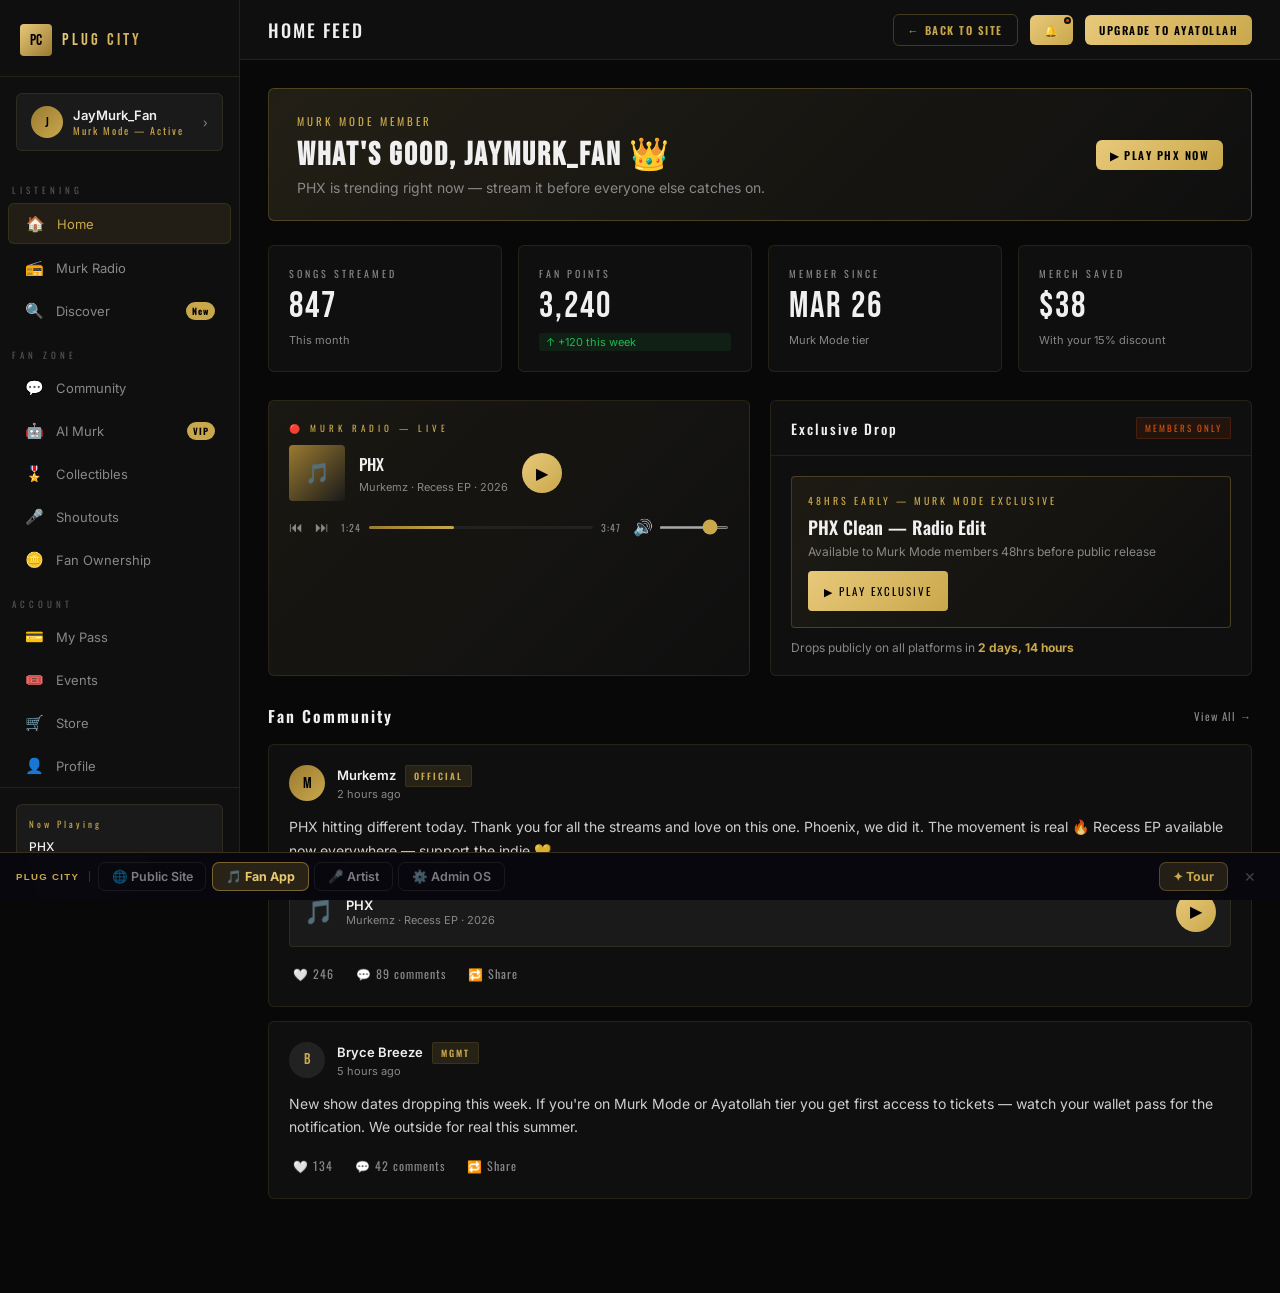
<file: app.html>
<!DOCTYPE html>
<html lang="en">
<head>
<meta charset="UTF-8"/>
<meta name="viewport" content="width=device-width,initial-scale=1.0"/>
<title>Plug City — Fan Dashboard</title>
<link rel="preconnect" href="https://fonts.googleapis.com"/>
<link rel="preconnect" href="https://fonts.gstatic.com" crossorigin/>
<link href="https://fonts.googleapis.com/css2?family=Bebas+Neue&family=Inter:wght@300;400;500;600;700&family=Oswald:wght@300;400;500;600;700&display=swap" rel="stylesheet"/>
<style>
*,*::before,*::after{box-sizing:border-box;margin:0;padding:0}
:root{
  --gold:#C9A84C;--gold-l:#E8C97A;--gold-d:#9A7A30;
  --bg:#080808;--bg2:#0f0f0f;--bg3:#1a1a1a;--bg4:#222;--bg5:#2a2a2a;
  --text:#F0F0F0;--muted:#888;--muted2:#555;
  --border:rgba(201,168,76,.12);--border2:rgba(201,168,76,.28);
  --radius:6px;--sidebar:240px;
  --green:#1db954;--blue:#3a86ff;--orange:#D4500A;
}
html{scroll-behavior:smooth}
body{background:var(--bg);color:var(--text);font-family:'Inter',sans-serif;overflow-x:hidden;display:flex;min-height:100vh}
::-webkit-scrollbar{width:3px}::-webkit-scrollbar-track{background:var(--bg)}::-webkit-scrollbar-thumb{background:var(--gold-d);border-radius:2px}

/* ── SIDEBAR ── */
.sidebar{width:var(--sidebar);flex-shrink:0;background:var(--bg2);border-right:1px solid var(--border);height:100vh;position:sticky;top:0;display:flex;flex-direction:column;overflow-y:auto}
.sidebar-logo{padding:24px 20px 20px;border-bottom:1px solid var(--border)}
.logo-mark{display:flex;align-items:center;gap:10px;text-decoration:none}
.logo-icon{width:32px;height:32px;background:linear-gradient(135deg,var(--gold-l),var(--gold-d));border-radius:4px;display:flex;align-items:center;justify-content:center;font-family:'Bebas Neue',sans-serif;font-size:16px;color:#000}
.logo-text{font-family:'Bebas Neue',sans-serif;font-size:17px;letter-spacing:3px;background:linear-gradient(135deg,var(--gold-l),var(--gold));-webkit-background-clip:text;-webkit-text-fill-color:transparent}
.user-chip{margin:16px;padding:12px 14px;background:var(--bg3);border:1px solid var(--border);border-radius:var(--radius);display:flex;align-items:center;gap:10px;cursor:pointer;transition:border-color .2s}
.user-chip:hover{border-color:var(--border2)}
.user-avatar{width:32px;height:32px;border-radius:50%;background:linear-gradient(135deg,var(--gold-d),var(--gold));display:flex;align-items:center;justify-content:center;font-family:'Bebas Neue',sans-serif;font-size:14px;color:#000;flex-shrink:0}
.user-info{flex:1;min-width:0}
.user-name{font-size:13px;font-weight:600;white-space:nowrap;overflow:hidden;text-overflow:ellipsis}
.user-tier{font-size:10px;letter-spacing:2px;color:var(--gold);font-family:'Oswald',sans-serif}
.nav-section{padding:16px 12px 4px;font-size:9px;letter-spacing:4px;color:var(--muted2);font-family:'Oswald',sans-serif;text-transform:uppercase}
.nav-item{display:flex;align-items:center;gap:12px;padding:10px 16px;margin:2px 8px;border-radius:var(--radius);cursor:pointer;text-decoration:none;color:var(--muted);transition:all .2s;font-size:13px}
.nav-item:hover{background:var(--bg3);color:var(--text)}
.nav-item.active{background:rgba(201,168,76,.1);color:var(--gold);border:1px solid var(--border)}
.nav-icon{font-size:15px;width:20px;text-align:center;flex-shrink:0}
.nav-badge{margin-left:auto;background:var(--gold);color:#000;font-family:'Oswald',sans-serif;font-size:9px;font-weight:700;letter-spacing:1px;padding:2px 6px;border-radius:10px}
.sidebar-bottom{margin-top:auto;padding:16px;border-top:1px solid var(--border)}
.sidebar-player{background:var(--bg3);border:1px solid var(--border);border-radius:var(--radius);padding:12px}
.sp-label{font-size:9px;letter-spacing:3px;color:var(--gold);font-family:'Oswald',sans-serif;margin-bottom:8px}
.sp-track{font-size:12px;font-weight:500;margin-bottom:2px}
.sp-artist{font-size:11px;color:var(--muted)}
.sp-controls{display:flex;align-items:center;gap:8px;margin-top:10px}
.sp-btn{background:none;border:none;color:var(--muted);cursor:pointer;font-size:12px;transition:color .2s}
.sp-btn:hover{color:var(--gold)}
.sp-play{width:28px;height:28px;background:var(--gold);border:none;border-radius:50%;cursor:pointer;display:flex;align-items:center;justify-content:center;color:#000;font-size:11px;transition:opacity .2s}
.sp-play:hover{opacity:.85}
.sp-prog{flex:1;height:3px;background:var(--bg4);border-radius:2px;cursor:pointer}
.sp-prog-fill{height:100%;background:var(--gold);border-radius:2px;width:32%}
.wave-wrap{display:flex;align-items:center;gap:2px;height:14px}
.wb{width:2px;background:var(--gold);border-radius:1px;animation:wb-anim 1s ease-in-out infinite}
@keyframes wb-anim{0%,100%{height:3px}50%{height:12px}}

/* ── MAIN ── */
.main{flex:1;display:flex;flex-direction:column;min-height:100vh;overflow-x:hidden}
.topbar{height:60px;background:var(--bg2);border-bottom:1px solid var(--border);display:flex;align-items:center;justify-content:space-between;padding:0 28px;position:sticky;top:0;z-index:50}
.topbar-title{font-family:'Oswald',sans-serif;font-size:18px;font-weight:500;letter-spacing:2px}
.topbar-right{display:flex;gap:12px;align-items:center}
.topbar-btn{display:inline-flex;align-items:center;gap:6px;padding:7px 14px;border-radius:var(--radius);font-family:'Oswald',sans-serif;font-size:11px;letter-spacing:1.5px;font-weight:600;text-transform:uppercase;cursor:pointer;border:none;transition:all .2s;text-decoration:none}
.tb-gold{background:linear-gradient(135deg,var(--gold-l),var(--gold));color:#000}
.tb-gold:hover{opacity:.88}
.tb-out{background:transparent;border:1px solid var(--border2);color:var(--gold)}
.tb-out:hover{background:rgba(201,168,76,.08)}
.notif{position:relative}
.notif-dot{position:absolute;top:2px;right:2px;width:7px;height:7px;background:var(--orange);border-radius:50%;border:2px solid var(--bg2)}
.content{padding:28px;flex:1}

/* ── CARDS ── */
.card{background:var(--bg2);border:1px solid var(--border);border-radius:var(--radius);overflow:hidden}
.card-head{padding:16px 20px;border-bottom:1px solid var(--border);display:flex;align-items:center;justify-content:space-between}
.card-head h3{font-family:'Oswald',sans-serif;font-size:14px;letter-spacing:2px;font-weight:500}
.card-body{padding:20px}

/* ── GRID LAYOUTS ── */
.grid2{display:grid;grid-template-columns:1fr 1fr;gap:20px}
.grid3{display:grid;grid-template-columns:1fr 1fr 1fr;gap:20px}
.grid4{display:grid;grid-template-columns:repeat(4,1fr);gap:16px}

/* ── STAT CARDS ── */
.stat-card{background:var(--bg2);border:1px solid var(--border);border-radius:var(--radius);padding:20px;display:flex;flex-direction:column;gap:8px}
.sc-label{font-size:10px;letter-spacing:3px;color:var(--muted);font-family:'Oswald',sans-serif;text-transform:uppercase}
.sc-val{font-family:'Bebas Neue',sans-serif;font-size:36px;color:var(--text);letter-spacing:2px;line-height:1}
.sc-sub{font-size:11px;color:var(--muted)}
.sc-trend{display:inline-flex;align-items:center;gap:4px;font-size:11px;padding:2px 7px;border-radius:3px}
.sc-trend.up{color:var(--green);background:rgba(29,185,84,.1)}
.sc-trend.down{color:#e74c3c;background:rgba(231,76,60,.1)}

/* ── TABS ── */
.tabs{display:flex;gap:4px;margin-bottom:20px;background:var(--bg2);border:1px solid var(--border);border-radius:var(--radius);padding:4px}
.tab{flex:1;text-align:center;padding:8px;font-family:'Oswald',sans-serif;font-size:11px;letter-spacing:2px;color:var(--muted);cursor:pointer;border-radius:4px;transition:all .2s;border:none;background:none;text-transform:uppercase}
.tab.active{background:rgba(201,168,76,.12);color:var(--gold);border:1px solid var(--border)}

/* ── PASS CARD ── */
.fan-pass{background:linear-gradient(135deg,var(--bg3),var(--bg4));border:1px solid var(--border2);border-radius:10px;padding:24px;position:relative;overflow:hidden}
.fan-pass::before{content:'';position:absolute;top:-40px;right:-40px;width:180px;height:180px;border-radius:50%;background:radial-gradient(circle,rgba(201,168,76,.15),transparent 70%)}
.fan-pass-tier{font-family:'Bebas Neue',sans-serif;font-size:11px;letter-spacing:6px;color:var(--gold);margin-bottom:4px}
.fan-pass-name{font-family:'Bebas Neue',sans-serif;font-size:28px;letter-spacing:3px;margin-bottom:2px}
.fan-pass-id{font-size:11px;color:var(--muted);font-family:'Oswald',sans-serif;letter-spacing:2px;margin-bottom:16px}
.fan-pass-meta{display:flex;gap:20px}
.fan-pass-meta-item{display:flex;flex-direction:column;gap:2px}
.fan-pass-meta-item span:first-child{font-size:9px;letter-spacing:3px;color:var(--muted);font-family:'Oswald',sans-serif}
.fan-pass-meta-item span:last-child{font-family:'Oswald',sans-serif;font-size:14px}
.wallet-btn{display:inline-flex;align-items:center;gap:6px;margin-top:16px;padding:8px 14px;background:rgba(0,0,0,.5);border:1px solid rgba(255,255,255,.15);border-radius:6px;font-size:12px;cursor:pointer;transition:all .2s;font-family:'Oswald',sans-serif;letter-spacing:1px;color:var(--text)}
.wallet-btn:hover{border-color:var(--gold);color:var(--gold)}

/* ── RADIO ── */
.radio-card{background:linear-gradient(135deg,rgba(201,168,76,.06),transparent),var(--bg2);border:1px solid var(--border);border-radius:var(--radius);padding:20px;position:relative;overflow:hidden}
.now-playing-tag{font-size:9px;letter-spacing:4px;color:var(--gold);font-family:'Oswald',sans-serif;margin-bottom:10px}
.np-art{width:56px;height:56px;border-radius:4px;background:linear-gradient(135deg,var(--bg3),var(--bg4));flex-shrink:0;display:flex;align-items:center;justify-content:center;font-size:20px}
.np-info h4{font-family:'Oswald',sans-serif;font-size:16px;font-weight:500;margin-bottom:4px}
.np-info p{font-size:11px;color:var(--muted)}
.radio-controls{display:flex;align-items:center;gap:12px;margin-top:16px}
.rc-btn{background:none;border:none;color:var(--muted);cursor:pointer;font-size:14px;transition:color .2s}
.rc-btn:hover{color:var(--gold)}
.rc-play{width:40px;height:40px;border-radius:50%;background:linear-gradient(135deg,var(--gold-l),var(--gold));border:none;cursor:pointer;display:flex;align-items:center;justify-content:center;color:#000;font-size:16px;transition:opacity .2s}
.rc-play:hover{opacity:.85}
.radio-progress{flex:1;display:flex;align-items:center;gap:8px}
.rp-track{flex:1;height:3px;background:var(--bg4);border-radius:2px;cursor:pointer}
.rp-fill{height:100%;background:linear-gradient(90deg,var(--gold-d),var(--gold));border-radius:2px;width:38%}
.rp-time{font-size:10px;color:var(--muted);font-family:'Oswald',sans-serif;letter-spacing:1px}
.vol-wrap{display:flex;align-items:center;gap:6px}
.vol-wrap input[type=range]{width:70px;accent-color:var(--gold);height:3px}
.queue-list{margin-top:16px;display:flex;flex-direction:column;gap:1px}
.queue-item{display:flex;align-items:center;gap:10px;padding:8px 10px;border-radius:4px;cursor:pointer;transition:background .2s}
.queue-item:hover{background:var(--bg3)}
.queue-item.active{background:rgba(201,168,76,.08)}
.qi-num{font-size:11px;color:var(--muted);width:16px;text-align:center;font-family:'Oswald',sans-serif}
.qi-num.active{color:var(--gold)}
.qi-img{width:36px;height:36px;border-radius:3px;object-fit:cover;background:var(--bg4);flex-shrink:0}
.qi-info{flex:1;min-width:0}
.qi-info h5{font-size:13px;font-weight:500;white-space:nowrap;overflow:hidden;text-overflow:ellipsis}
.qi-info p{font-size:11px;color:var(--muted)}
.qi-dur{font-size:11px;color:var(--muted);font-family:'Oswald',sans-serif}
.qi-heart{background:none;border:none;font-size:12px;color:var(--muted);cursor:pointer;transition:color .2s}
.qi-heart.loved{color:#e74c3c}

/* ── DISCOVER FEED ── */
.discover-grid{display:grid;grid-template-columns:repeat(3,1fr);gap:14px}
.disc-card{background:var(--bg3);border:1px solid var(--border);border-radius:var(--radius);overflow:hidden;cursor:pointer;transition:all .2s}
.disc-card:hover{border-color:var(--border2);transform:translateY(-2px)}
.disc-img{width:100%;aspect-ratio:1;object-fit:cover;display:block;background:linear-gradient(135deg,var(--bg4),var(--bg5))}
.disc-body{padding:12px}
.disc-tag{font-size:9px;letter-spacing:3px;color:var(--gold);font-family:'Oswald',sans-serif;text-transform:uppercase;margin-bottom:4px}
.disc-name{font-family:'Oswald',sans-serif;font-size:14px;font-weight:500;margin-bottom:2px}
.disc-meta{font-size:11px;color:var(--muted)}

/* ── AI MURK ── */
.ai-chat{display:flex;flex-direction:column;height:320px}
.chat-messages{flex:1;overflow-y:auto;padding:12px;display:flex;flex-direction:column;gap:12px}
.msg{max-width:80%;display:flex;flex-direction:column;gap:4px}
.msg.user{align-self:flex-end;align-items:flex-end}
.msg.bot{align-self:flex-start}
.msg-bubble{padding:10px 14px;border-radius:12px;font-size:13px;line-height:1.5}
.msg.bot .msg-bubble{background:var(--bg3);border:1px solid var(--border);border-bottom-left-radius:4px}
.msg.user .msg-bubble{background:linear-gradient(135deg,var(--gold-d),var(--gold));color:#000;border-bottom-right-radius:4px}
.msg-time{font-size:10px;color:var(--muted);letter-spacing:1px}
.chat-input-row{display:flex;gap:8px;padding:12px;border-top:1px solid var(--border);background:var(--bg2)}
.chat-input{flex:1;background:var(--bg3);border:1px solid var(--border);color:var(--text);font-family:'Inter',sans-serif;font-size:13px;padding:10px 14px;border-radius:var(--radius);outline:none;transition:border-color .2s}
.chat-input:focus{border-color:var(--gold)}
.chat-send{padding:10px 16px;background:var(--gold);color:#000;border:none;border-radius:var(--radius);cursor:pointer;font-family:'Oswald',sans-serif;font-size:12px;font-weight:600;letter-spacing:1px;transition:opacity .2s}
.chat-send:hover{opacity:.85}
.ai-badge{display:inline-flex;align-items:center;gap:6px;font-size:10px;letter-spacing:2px;color:var(--gold);font-family:'Oswald',sans-serif;margin-bottom:12px}
.ai-badge::before{content:'🤖';font-size:12px}

/* ── SHOUTOUTS ── */
.shoutout-grid{display:grid;grid-template-columns:1fr 1fr;gap:14px}
.shoutout-card{background:var(--bg3);border:1px solid var(--border);border-radius:var(--radius);padding:16px;cursor:pointer;transition:all .2s}
.shoutout-card:hover{border-color:var(--border2)}
.sh-icon{font-size:24px;margin-bottom:8px}
.sh-name{font-family:'Oswald',sans-serif;font-size:14px;font-weight:500;margin-bottom:4px}
.sh-price{font-family:'Bebas Neue',sans-serif;font-size:20px;color:var(--gold)}
.sh-desc{font-size:11px;color:var(--muted);line-height:1.5;margin-top:6px}

/* ── FEED POSTS ── */
.feed-post{background:var(--bg2);border:1px solid var(--border);border-radius:var(--radius);padding:20px;margin-bottom:14px}
.fp-header{display:flex;align-items:center;gap:12px;margin-bottom:14px}
.fp-avatar{width:36px;height:36px;border-radius:50%;background:linear-gradient(135deg,var(--gold-d),var(--gold));display:flex;align-items:center;justify-content:center;font-family:'Bebas Neue',sans-serif;font-size:16px;color:#000;flex-shrink:0}
.fp-meta{flex:1}
.fp-name{font-size:13px;font-weight:600}
.fp-time{font-size:11px;color:var(--muted)}
.fp-badge{font-family:'Oswald',sans-serif;font-size:9px;letter-spacing:2px;padding:2px 7px;background:rgba(201,168,76,.1);border:1px solid var(--border);border-radius:2px;color:var(--gold)}
.fp-content{font-size:14px;line-height:1.7;color:rgba(240,240,240,.85);margin-bottom:14px}
.fp-img{width:100%;border-radius:4px;aspect-ratio:16/9;object-fit:cover;background:var(--bg3);margin-bottom:14px;display:flex;align-items:center;justify-content:center;font-size:36px}
.fp-actions{display:flex;gap:14px}
.fp-action{background:none;border:none;font-size:12px;color:var(--muted);cursor:pointer;display:flex;align-items:center;gap:5px;font-family:'Oswald',sans-serif;letter-spacing:1px;transition:color .2s;padding:4px}
.fp-action:hover{color:var(--gold)}
.fp-action.liked{color:#e74c3c}

/* ── EVENTS ── */
.event-row{display:flex;align-items:center;gap:16px;padding:14px 0;border-bottom:1px solid var(--border)}
.event-row:last-child{border-bottom:none}
.event-date{width:48px;text-align:center;flex-shrink:0}
.event-date .day{font-family:'Bebas Neue',sans-serif;font-size:28px;color:var(--gold);line-height:1}
.event-date .month{font-size:10px;letter-spacing:2px;color:var(--muted);font-family:'Oswald',sans-serif}
.event-info{flex:1}
.event-info h4{font-family:'Oswald',sans-serif;font-size:14px;font-weight:500;margin-bottom:3px}
.event-info p{font-size:12px;color:var(--muted)}
.event-btn{padding:7px 14px;border-radius:var(--radius);font-family:'Oswald',sans-serif;font-size:10px;letter-spacing:2px;font-weight:600;cursor:pointer;border:none;text-transform:uppercase;transition:all .2s}
.ev-ticket{background:var(--gold);color:#000}
.ev-ticket:hover{opacity:.85}
.ev-access{background:transparent;border:1px solid var(--border);color:var(--muted)}
.ev-access:hover{border-color:var(--gold);color:var(--gold)}

/* ── COLLECTIBLES ── */
.collect-grid{display:grid;grid-template-columns:repeat(3,1fr);gap:12px}
.collect-card{background:var(--bg3);border:1px solid var(--border);border-radius:var(--radius);padding:14px;text-align:center;cursor:pointer;transition:all .2s}
.collect-card:hover{border-color:var(--border2);transform:translateY(-2px)}
.collect-img{width:100%;aspect-ratio:1;border-radius:4px;object-fit:cover;background:linear-gradient(135deg,var(--bg4),var(--bg5));margin-bottom:10px;display:flex;align-items:center;justify-content:center;font-size:28px}
.collect-name{font-family:'Oswald',sans-serif;font-size:12px;font-weight:500;margin-bottom:4px}
.collect-rarity{font-size:10px;letter-spacing:2px;font-family:'Oswald',sans-serif}
.collect-rarity.gold{color:var(--gold)}
.collect-rarity.plat{color:#B0B0B0}
.collect-rarity.rare{color:var(--blue)}

/* ── ROYALTY DROPS ── */
.royalty-card{background:linear-gradient(135deg,rgba(201,168,76,.08),transparent),var(--bg3);border:1px solid var(--border2);border-radius:var(--radius);padding:20px;margin-bottom:12px}
.rc-header{display:flex;justify-content:space-between;align-items:flex-start;margin-bottom:12px}
.rc-title{font-family:'Oswald',sans-serif;font-size:16px;font-weight:500;margin-bottom:2px}
.rc-meta{font-size:11px;color:var(--muted)}
.rc-price{text-align:right}
.rc-price-big{font-family:'Bebas Neue',sans-serif;font-size:28px;color:var(--gold)}
.rc-price-label{font-size:10px;color:var(--muted);letter-spacing:1px}
.rc-progress{margin-bottom:12px}
.rc-prog-label{display:flex;justify-content:space-between;font-size:11px;color:var(--muted);margin-bottom:6px}
.rc-prog-bar{height:6px;background:var(--bg4);border-radius:3px;overflow:hidden}
.rc-prog-fill{height:100%;background:linear-gradient(90deg,var(--gold-d),var(--gold));border-radius:3px}
.rc-spots{font-size:12px;color:var(--orange);font-family:'Oswald',sans-serif;letter-spacing:1px;margin-bottom:12px}
.rc-buy-btn{display:block;text-align:center;padding:10px;background:linear-gradient(135deg,var(--gold-l),var(--gold));color:#000;border-radius:var(--radius);font-family:'Oswald',sans-serif;font-size:12px;font-weight:700;letter-spacing:2px;cursor:pointer;border:none;transition:opacity .2s;width:100%}
.rc-buy-btn:hover{opacity:.85}

/* ── SECTION HEADINGS ── */
.sec-head{display:flex;align-items:center;justify-content:space-between;margin-bottom:16px}
.sec-head h2{font-family:'Oswald',sans-serif;font-size:16px;font-weight:600;letter-spacing:2px}
.sec-head-link{font-size:11px;color:var(--muted);text-decoration:none;letter-spacing:1px;font-family:'Oswald',sans-serif;transition:color .2s}
.sec-head-link:hover{color:var(--gold)}
.section-gap{margin-bottom:28px}

/* ── SCROLL REVEAL ── */
.fi{opacity:0;transform:translateY(16px);transition:opacity .5s,transform .5s}
.fi.vis{opacity:1;transform:translateY(0)}

/* ── MODAL ── */
.modal-overlay{position:fixed;inset:0;background:rgba(0,0,0,.88);z-index:9999;display:none;align-items:center;justify-content:center}
.modal-overlay.open{display:flex}
.modal{background:var(--bg2);border:1px solid var(--border2);border-radius:8px;width:90%;max-width:520px;max-height:80vh;overflow-y:auto;padding:28px;position:relative}
.modal-close{position:absolute;top:16px;right:16px;background:none;border:none;color:var(--muted);font-size:18px;cursor:pointer;transition:color .2s}
.modal-close:hover{color:var(--text)}
.modal-title{font-family:'Bebas Neue',sans-serif;font-size:28px;letter-spacing:3px;margin-bottom:8px;color:var(--gold)}

/* ── PILL / TAG ── */
.pill{display:inline-flex;align-items:center;gap:4px;font-family:'Oswald',sans-serif;font-size:9px;letter-spacing:2px;padding:3px 8px;border-radius:2px;text-transform:uppercase}
.pill-gold{background:rgba(201,168,76,.12);border:1px solid var(--border);color:var(--gold)}
.pill-green{background:rgba(29,185,84,.1);border:1px solid rgba(29,185,84,.2);color:var(--green)}
.pill-orange{background:rgba(212,80,10,.1);border:1px solid rgba(212,80,10,.2);color:var(--orange)}

/* ── RESPONSIVE ── */
@media(max-width:900px){
  .sidebar{display:none}
  .grid3,.grid4{grid-template-columns:1fr 1fr}
  .discover-grid{grid-template-columns:1fr 1fr}
  .collect-grid{grid-template-columns:1fr 1fr}
}
@media(max-width:600px){
  .content{padding:16px}
  .grid2,.grid3,.grid4,.shoutout-grid{grid-template-columns:1fr}
  .discover-grid,.collect-grid{grid-template-columns:1fr 1fr}
}

/* ── VIEW SWITCHING ── */
.view{display:none}
.view.active{display:block}
</style>
  <link rel="stylesheet" href="shared.css">
</head>
<body>

<!-- SIDEBAR -->
<aside class="sidebar">
  <div class="sidebar-logo">
    <a href="index.html" class="logo-mark">
      <div class="logo-icon">PC</div>
      <span class="logo-text">PLUG CITY</span>
    </a>
  </div>
  <div class="user-chip" onclick="showView('profile')">
    <div class="user-avatar">J</div>
    <div class="user-info">
      <div class="user-name">JayMurk_Fan</div>
      <div class="user-tier">Murk Mode — Active</div>
    </div>
    <span style="color:var(--muted);font-size:12px">›</span>
  </div>

  <div class="nav-section">Listening</div>
  <a class="nav-item active" onclick="showView('home')"><span class="nav-icon">🏠</span>Home</a>
  <a class="nav-item" onclick="showView('radio')"><span class="nav-icon">📻</span>Murk Radio</a>
  <a class="nav-item" onclick="showView('discover')"><span class="nav-icon">🔍</span>Discover<span class="nav-badge">New</span></a>

  <div class="nav-section">Fan Zone</div>
  <a class="nav-item" onclick="showView('community')"><span class="nav-icon">💬</span>Community</a>
  <a class="nav-item" onclick="showView('ai-murk')"><span class="nav-icon">🤖</span>AI Murk<span class="nav-badge">VIP</span></a>
  <a class="nav-item" onclick="showView('collectibles')"><span class="nav-icon">🎖️</span>Collectibles</a>
  <a class="nav-item" onclick="showView('shoutouts')"><span class="nav-icon">🎤</span>Shoutouts</a>
  <a class="nav-item" onclick="showView('royalties')"><span class="nav-icon">🪙</span>Fan Ownership</a>

  <div class="nav-section">Account</div>
  <a class="nav-item" onclick="showView('pass')"><span class="nav-icon">💳</span>My Pass</a>
  <a class="nav-item" onclick="showView('events')"><span class="nav-icon">🎟️</span>Events</a>
  <a class="nav-item" onclick="window.location='index.html#store'"><span class="nav-icon">🛒</span>Store</a>
  <a class="nav-item" onclick="showView('profile')"><span class="nav-icon">👤</span>Profile</a>

  <div class="sidebar-bottom">
    <div class="sidebar-player">
      <div class="sp-label">Now Playing</div>
      <div class="sp-track" id="sp-track-name">PHX</div>
      <div class="sp-artist">Murkemz · Murk Radio</div>
      <div style="margin-top:8px;display:flex;align-items:center;gap:6px">
        <div class="wave-wrap">
          <div class="wb" style="animation-delay:0s"></div>
          <div class="wb" style="animation-delay:.15s"></div>
          <div class="wb" style="animation-delay:.3s"></div>
          <div class="wb" style="animation-delay:.15s"></div>
        </div>
        <div class="sp-prog" style="flex:1"><div class="sp-prog-fill" id="sp-prog"></div></div>
      </div>
      <div class="sp-controls" style="margin-top:8px">
        <button class="sp-btn">⏮</button>
        <button class="sp-play" id="sp-play" onclick="toggleSidebar()">▶</button>
        <button class="sp-btn">⏭</button>
        <span style="font-size:11px;color:var(--muted);margin-left:auto;font-family:'Oswald',sans-serif">1:24</span>
      </div>
    </div>
  </div>
</aside>

<!-- MAIN CONTENT -->
<div class="main">
  <div class="topbar">
    <div class="topbar-title" id="topbar-title">HOME FEED</div>
    <div class="topbar-right">
      <a href="index.html" class="topbar-btn tb-out">← Back to Site</a>
      <button class="topbar-btn tb-gold notif" onclick="alert('No new notifications at this time.')">🔔<div class="notif-dot"></div></button>
      <button class="topbar-btn tb-gold" onclick="showModal('upgrade-modal')">Upgrade to Ayatollah</button>
    </div>
  </div>

  <div class="content">

    <!-- HOME VIEW -->
    <div class="view active" id="view-home">
      <!-- Greeting Banner -->
      <div style="background:linear-gradient(135deg,rgba(201,168,76,.1),transparent),var(--bg2);border:1px solid var(--border2);border-radius:var(--radius);padding:24px 28px;margin-bottom:24px;display:flex;align-items:center;justify-content:space-between" class="fi">
        <div>
          <div style="font-family:'Oswald',sans-serif;font-size:11px;letter-spacing:3px;color:var(--gold);margin-bottom:6px">MURK MODE MEMBER</div>
          <h2 style="font-family:'Bebas Neue',sans-serif;font-size:32px;letter-spacing:2px;margin-bottom:4px">What's good, JayMurk_Fan 👑</h2>
          <p style="font-size:14px;color:var(--muted)">PHX is trending right now — stream it before everyone else catches on.</p>
        </div>
        <button class="topbar-btn tb-gold" onclick="showView('radio')">▶ Play PHX Now</button>
      </div>

      <!-- Stats row -->
      <div class="grid4 section-gap fi">
        <div class="stat-card"><div class="sc-label">Songs Streamed</div><div class="sc-val">847</div><div class="sc-sub">This month</div></div>
        <div class="stat-card"><div class="sc-label">Fan Points</div><div class="sc-val">3,240</div><span class="sc-trend up">↑ +120 this week</span></div>
        <div class="stat-card"><div class="sc-label">Member Since</div><div class="sc-val">Mar 26</div><div class="sc-sub">Murk Mode tier</div></div>
        <div class="stat-card"><div class="sc-label">Merch Saved</div><div class="sc-val">$38</div><div class="sc-sub">With your 15% discount</div></div>
      </div>

      <!-- NOW PLAYING + RECENT -->
      <div class="grid2 section-gap fi">
        <div class="radio-card">
          <div class="now-playing-tag">🔴 MURK RADIO — LIVE</div>
          <div style="display:flex;gap:14px;align-items:center">
            <div class="np-art" style="background:linear-gradient(135deg,var(--gold-d),var(--bg3));color:var(--gold)">🎵</div>
            <div class="np-info"><h4 id="np-title">PHX</h4><p>Murkemz · Recess EP · 2026</p></div>
            <button class="rc-play" onclick="showView('radio')">▶</button>
          </div>
          <div class="radio-controls">
            <button class="rc-btn">⏮</button>
            <button class="rc-btn">⏭</button>
            <div class="radio-progress">
              <span class="rp-time">1:24</span>
              <div class="rp-track"><div class="rp-fill"></div></div>
              <span class="rp-time">3:47</span>
            </div>
            <div class="vol-wrap">🔊<input type="range" value="80"/></div>
          </div>
        </div>
        <div class="card">
          <div class="card-head"><h3>Exclusive Drop</h3><span class="pill pill-orange">Members Only</span></div>
          <div class="card-body">
            <div style="background:linear-gradient(135deg,rgba(201,168,76,.08),transparent);border:1px solid var(--border2);border-radius:4px;padding:16px;margin-bottom:12px">
              <div style="font-size:10px;letter-spacing:3px;color:var(--gold);font-family:'Oswald',sans-serif;margin-bottom:6px">48HRS EARLY — MURK MODE EXCLUSIVE</div>
              <div style="font-family:'Oswald',sans-serif;font-size:18px;font-weight:600;margin-bottom:4px">PHX Clean — Radio Edit</div>
              <div style="font-size:12px;color:var(--muted);margin-bottom:12px">Available to Murk Mode members 48hrs before public release</div>
              <button class="rc-play" style="width:auto;padding:0 16px;border-radius:4px;font-family:'Oswald',sans-serif;font-size:11px;letter-spacing:2px">▶ PLAY EXCLUSIVE</button>
            </div>
            <div style="font-size:12px;color:var(--muted)">Drops publicly on all platforms in <strong style="color:var(--gold)">2 days, 14 hours</strong></div>
          </div>
        </div>
      </div>

      <!-- COMMUNITY FEED -->
      <div class="sec-head fi"><h2>Fan Community</h2><a class="sec-head-link" onclick="showView('community')">View All →</a></div>
      <div class="fi">
        <div class="feed-post">
          <div class="fp-header">
            <div class="fp-avatar">M</div>
            <div class="fp-meta"><div class="fp-name">Murkemz <span class="pill pill-gold" style="margin-left:6px">Official</span></div><div class="fp-time">2 hours ago</div></div>
          </div>
          <p class="fp-content">PHX hitting different today. Thank you for all the streams and love on this one. Phoenix, we did it. The movement is real 🔥 Recess EP available now everywhere — support the indie 💛</p>
          <div style="background:var(--bg3);border:1px solid var(--border);border-radius:4px;padding:14px;display:flex;align-items:center;gap:12px;margin-bottom:14px;cursor:pointer" onclick="showView('radio')">
            <div style="font-size:24px">🎵</div>
            <div><div style="font-size:13px;font-weight:600">PHX</div><div style="font-size:11px;color:var(--muted)">Murkemz · Recess EP · 2026</div></div>
            <button class="rc-play" style="margin-left:auto">▶</button>
          </div>
          <div class="fp-actions">
            <button class="fp-action" onclick="this.classList.toggle('liked');this.innerHTML=this.classList.contains('liked')?'❤️ 247':'🤍 246'">🤍 246</button>
            <button class="fp-action">💬 89 comments</button>
            <button class="fp-action">🔁 Share</button>
          </div>
        </div>
        <div class="feed-post">
          <div class="fp-header">
            <div class="fp-avatar" style="background:var(--bg4);color:var(--gold)">B</div>
            <div class="fp-meta"><div class="fp-name">Bryce Breeze <span class="pill pill-gold" style="margin-left:6px">Mgmt</span></div><div class="fp-time">5 hours ago</div></div>
          </div>
          <p class="fp-content">New show dates dropping this week. If you're on Murk Mode or Ayatollah tier you get first access to tickets — watch your wallet pass for the notification. We outside for real this summer.</p>
          <div class="fp-actions">
            <button class="fp-action">🤍 134</button>
            <button class="fp-action">💬 42 comments</button>
            <button class="fp-action">🔁 Share</button>
          </div>
        </div>
      </div>
    </div>

    <!-- RADIO VIEW -->
    <div class="view" id="view-radio">
      <div class="grid2" style="gap:28px">
        <div>
          <div style="background:linear-gradient(135deg,rgba(201,168,76,.08),transparent),var(--bg2);border:1px solid var(--border2);border-radius:var(--radius);padding:28px;margin-bottom:20px" class="fi">
            <div style="font-size:10px;letter-spacing:4px;color:var(--gold);font-family:'Oswald',sans-serif;margin-bottom:12px">🔴 MURK RADIO — STREAMING LIVE</div>
            <div style="display:flex;gap:20px;align-items:center;margin-bottom:20px">
              <div style="width:80px;height:80px;border-radius:8px;background:linear-gradient(135deg,var(--gold-d),var(--bg3));display:flex;align-items:center;justify-content:center;font-size:32px">🎵</div>
              <div>
                <div style="font-family:'Bebas Neue',sans-serif;font-size:36px;letter-spacing:2px;line-height:1" id="radio-np-title">PHX</div>
                <div style="font-size:14px;color:var(--muted);margin-top:4px">Murkemz · Recess EP · 2026</div>
                <div style="display:flex;gap:8px;margin-top:8px">
                  <span class="pill pill-gold">Plug City Records</span>
                  <span class="pill pill-green">Streaming</span>
                </div>
              </div>
            </div>
            <div style="height:4px;background:var(--bg4);border-radius:2px;margin-bottom:8px;cursor:pointer" onclick="seekRadio(event,this)"><div id="radio-prog" style="height:100%;background:linear-gradient(90deg,var(--gold-d),var(--gold));border-radius:2px;width:38%"></div></div>
            <div style="display:flex;justify-content:space-between;font-size:11px;color:var(--muted);font-family:'Oswald',sans-serif;margin-bottom:20px"><span id="radio-time">1:26</span><span>3:47</span></div>
            <div style="display:flex;align-items:center;gap:16px">
              <button style="background:none;border:none;color:var(--muted);cursor:pointer;font-size:18px" onclick="prevRadio()">⏮</button>
              <button style="width:52px;height:52px;border-radius:50%;background:linear-gradient(135deg,var(--gold-l),var(--gold));border:none;cursor:pointer;font-size:22px;display:flex;align-items:center;justify-content:center;color:#000" id="radio-play-btn" onclick="toggleRadio()">▶</button>
              <button style="background:none;border:none;color:var(--muted);cursor:pointer;font-size:18px" onclick="nextRadio()">⏭</button>
              <div style="display:flex;align-items:center;gap:6px;margin-left:auto">🔊<input type="range" value="80" style="width:80px;accent-color:var(--gold)"/></div>
              <button style="background:none;border:none;color:var(--muted);cursor:pointer;font-size:14px">🔀</button>
              <button style="background:none;border:none;color:var(--muted);cursor:pointer;font-size:14px">🔁</button>
            </div>
          </div>

          <!-- EMBED SPOTIFY -->
          <div class="card fi">
            <div class="card-head"><h3>Full Catalog on Spotify</h3></div>
            <div style="border-radius:0 0 6px 6px;overflow:hidden">
              <iframe src="https://open.spotify.com/embed/artist/6GndH44hnFqySPvGrUQowx?utm_source=generator&theme=0" height="300" frameborder="0" allow="autoplay; clipboard-write; encrypted-media; fullscreen; picture-in-picture" style="width:100%;border:none;display:block"></iframe>
            </div>
          </div>
        </div>

        <div>
          <div class="card fi" style="margin-bottom:20px">
            <div class="card-head"><h3>Queue — Murk Radio</h3><span class="pill pill-gold">Live</span></div>
            <div style="padding:12px">
              <div class="queue-list">
                <div class="queue-item active">
                  <span class="qi-num active">▶</span>
                  <div class="qi-img" style="background:linear-gradient(135deg,var(--gold-d),var(--bg3));display:flex;align-items:center;justify-content:center">🎵</div>
                  <div class="qi-info"><h5>PHX</h5><p>Murkemz · 2026</p></div>
                  <span class="qi-dur">3:47</span>
                  <button class="qi-heart loved">❤️</button>
                </div>
                <div class="queue-item" onclick="setTrack('PHX Clean (Radio Edit)')"><span class="qi-num">2</span><div class="qi-img" style="background:var(--bg4);display:flex;align-items:center;justify-content:center">🎵</div><div class="qi-info"><h5>PHX Clean (Radio Edit)</h5><p>Murkemz · 2026</p></div><span class="qi-dur">3:44</span><button class="qi-heart">🤍</button></div>
                <div class="queue-item" onclick="setTrack('Against All Odds ft. Freeway')"><span class="qi-num">3</span><div class="qi-img" style="background:var(--bg4);display:flex;align-items:center;justify-content:center">🎵</div><div class="qi-info"><h5>Against All Odds ft. Freeway</h5><p>Murkemz · Jan 2026</p></div><span class="qi-dur">4:12</span><button class="qi-heart">🤍</button></div>
                <div class="queue-item" onclick="setTrack('Survive ft. Inspectah Deck')"><span class="qi-num">4</span><div class="qi-img" style="background:var(--bg4);display:flex;align-items:center;justify-content:center">🎵</div><div class="qi-info"><h5>Survive ft. Inspectah Deck</h5><p>Murkemz · 2025 · 244K streams</p></div><span class="qi-dur">3:58</span><button class="qi-heart">🤍</button></div>
                <div class="queue-item"><span class="qi-num">5</span><div class="qi-img" style="background:var(--bg4);display:flex;align-items:center;justify-content:center">🎵</div><div class="qi-info"><h5>Hadouken RMX ft. Chris Webby</h5><p>Murkemz · 541K streams</p></div><span class="qi-dur">4:02</span><button class="qi-heart">🤍</button></div>
                <div class="queue-item"><span class="qi-num">6</span><div class="qi-img" style="background:var(--bg4);display:flex;align-items:center;justify-content:center">🎵</div><div class="qi-info"><h5>We Outside (Plug City Remix)</h5><p>Murkemz, Judge Da Boss, Sluggah2Times</p></div><span class="qi-dur">3:31</span><button class="qi-heart">🤍</button></div>
                <div class="queue-item"><span class="qi-num">7</span><div class="qi-img" style="background:var(--bg4);display:flex;align-items:center;justify-content:center">🎵</div><div class="qi-info"><h5>What You Thought?</h5><p>Murkemz · 2025</p></div><span class="qi-dur">3:22</span><button class="qi-heart">🤍</button></div>
                <div class="queue-item"><span class="qi-num">8</span><div class="qi-img" style="background:var(--bg4);display:flex;align-items:center;justify-content:center">🎵</div><div class="qi-info"><h5>Bullet Fried Rice</h5><p>Murkemz · 2025</p></div><span class="qi-dur">2:58</span><button class="qi-heart">🤍</button></div>
                <div class="queue-item"><span class="qi-num">9</span><div class="qi-img" style="background:var(--bg4);display:flex;align-items:center;justify-content:center">🎵</div><div class="qi-info"><h5>Sick Sense</h5><p>Murkemz · 2025</p></div><span class="qi-dur">3:15</span><button class="qi-heart">🤍</button></div>
              </div>
            </div>
          </div>

          <div class="card fi">
            <div class="card-head"><h3>AI Playlist Generator</h3><span class="pill pill-gold">Murk Mode</span></div>
            <div class="card-body">
              <p style="font-size:13px;color:var(--muted);margin-bottom:12px">Tell AI Murk what mood you're in and get a custom playlist from the Plug City catalog.</p>
              <div style="display:flex;flex-wrap:wrap;gap:8px;margin-bottom:12px">
                <button style="padding:6px 12px;background:var(--bg3);border:1px solid var(--border);border-radius:20px;color:var(--muted);font-size:12px;cursor:pointer;font-family:'Oswald',sans-serif;transition:all .2s" onclick="this.style.borderColor='var(--gold)';this.style.color='var(--gold)'">🔥 Hyped</button>
                <button style="padding:6px 12px;background:var(--bg3);border:1px solid var(--border);border-radius:20px;color:var(--muted);font-size:12px;cursor:pointer;font-family:'Oswald',sans-serif;transition:all .2s" onclick="this.style.borderColor='var(--gold)';this.style.color='var(--gold)'">🌙 Late Night</button>
                <button style="padding:6px 12px;background:var(--bg3);border:1px solid var(--border);border-radius:20px;color:var(--muted);font-size:12px;cursor:pointer;font-family:'Oswald',sans-serif;transition:all .2s" onclick="this.style.borderColor='var(--gold)';this.style.color='var(--gold)'">💪 Grind Mode</button>
                <button style="padding:6px 12px;background:var(--bg3);border:1px solid var(--border);border-radius:20px;color:var(--muted);font-size:12px;cursor:pointer;font-family:'Oswald',sans-serif;transition:all .2s" onclick="this.style.borderColor='var(--gold)';this.style.color='var(--gold)'">🏙️ City Vibes</button>
              </div>
              <button style="width:100%;padding:10px;background:linear-gradient(135deg,var(--gold-l),var(--gold));color:#000;border:none;border-radius:var(--radius);font-family:'Oswald',sans-serif;font-size:12px;font-weight:700;letter-spacing:2px;cursor:pointer" onclick="alert('AI Playlist Generated: \"City Vibes — Plug City Sessions\" (8 tracks added to your queue)')">Generate My Playlist</button>
            </div>
          </div>
        </div>
      </div>
    </div>

    <!-- AI MURK VIEW -->
    <div class="view" id="view-ai-murk">
      <div style="max-width:680px;margin:0 auto">
        <div class="fi" style="margin-bottom:20px">
          <div class="ai-badge">AI MURK — Powered by Plug City AI</div>
          <h2 style="font-family:'Bebas Neue',sans-serif;font-size:36px;letter-spacing:2px;margin-bottom:6px">Talk to <span style="color:var(--gold)">Murk</span></h2>
          <p style="font-size:14px;color:var(--muted);line-height:1.7">AI Murk is trained on Murkemz's lyrics, interviews, freestyle sessions, and persona. Ask anything — music, bars, the label, Phoenix, the grind.</p>
        </div>
        <div class="card fi">
          <div class="ai-chat">
            <div class="chat-messages" id="chat-messages">
              <div class="msg bot">
                <div class="msg-bubble">Yo what's good. I'm AI Murk — trained on all my lyrics, interviews, and everything I've put out. Ask me anything. What you wanna know? 🔥</div>
                <div class="msg-time">Just now</div>
              </div>
              <div class="msg bot">
                <div class="msg-bubble">Real talk though — PHX just crossed 15K streams this week. Phoenix City of the Gods, on sight. What you tryna talk about?</div>
                <div class="msg-time">Just now</div>
              </div>
            </div>
            <div class="chat-input-row">
              <input class="chat-input" id="chat-input" type="text" placeholder="Ask AI Murk anything..." onkeydown="if(event.key==='Enter')sendChat()"/>
              <button class="chat-send" onclick="sendChat()">SEND</button>
            </div>
          </div>
        </div>
        <div style="display:flex;gap:10px;flex-wrap:wrap;margin-top:14px" class="fi">
          <button style="padding:8px 14px;background:var(--bg2);border:1px solid var(--border);border-radius:20px;color:var(--muted);font-size:12px;cursor:pointer;font-family:'Oswald',sans-serif;transition:all .2s" onclick="injectPrompt('What inspired PHX?')">What inspired PHX?</button>
          <button style="padding:8px 14px;background:var(--bg2);border:1px solid var(--border);border-radius:20px;color:var(--muted);font-size:12px;cursor:pointer;font-family:'Oswald',sans-serif;transition:all .2s" onclick="injectPrompt('Tell me about working with Inspectah Deck')">Inspectah Deck collab?</button>
          <button style="padding:8px 14px;background:var(--bg2);border:1px solid var(--border);border-radius:20px;color:var(--muted);font-size:12px;cursor:pointer;font-family:'Oswald',sans-serif;transition:all .2s" onclick="injectPrompt('What is your grind advice?')">Grind advice?</button>
          <button style="padding:8px 14px;background:var(--bg2);border:1px solid var(--border);border-radius:20px;color:var(--muted);font-size:12px;cursor:pointer;font-family:'Oswald',sans-serif;transition:all .2s" onclick="injectPrompt('Spit a bar about Phoenix')">Spit a bar?</button>
        </div>
      </div>
    </div>

    <!-- COMMUNITY VIEW -->
    <div class="view" id="view-community">
      <div class="grid2" style="gap:24px">
        <div>
          <div class="tabs fi">
            <button class="tab active" onclick="activateTab(this)">For You</button>
            <button class="tab" onclick="activateTab(this)">Official</button>
            <button class="tab" onclick="activateTab(this)">Members</button>
          </div>
          <div class="feed-post fi">
            <div class="fp-header"><div class="fp-avatar">M</div><div class="fp-meta"><div class="fp-name">Murkemz <span class="pill pill-gold" style="margin-left:6px">Official</span></div><div class="fp-time">2 hours ago</div></div></div>
            <p class="fp-content">PHX hitting different today. Thank you for all the streams and love on this one. Phoenix, we did it. The movement is real 🔥 Recess EP available now everywhere. Support the indie 💛</p>
            <div class="fp-actions"><button class="fp-action">🤍 246</button><button class="fp-action">💬 89</button><button class="fp-action">🔁 Share</button></div>
          </div>
          <div class="feed-post fi">
            <div class="fp-header"><div class="fp-avatar" style="background:var(--bg4);color:var(--gold)">B</div><div class="fp-meta"><div class="fp-name">Bryce Breeze <span class="pill pill-gold" style="margin-left:6px">Mgmt</span></div><div class="fp-time">5 hours ago</div></div></div>
            <p class="fp-content">New show dates dropping this week. Murk Mode and Ayatollah members get first access to tickets. Watch your wallet pass notification. We outside this summer 🌞</p>
            <div class="fp-actions"><button class="fp-action">🤍 134</button><button class="fp-action">💬 42</button><button class="fp-action">🔁 Share</button></div>
          </div>
          <div class="feed-post fi">
            <div class="fp-header"><div class="fp-avatar" style="background:var(--bg4);color:var(--gold);font-size:12px">F</div><div class="fp-meta"><div class="fp-name">FreestyleFan_AZ <span class="pill pill-green" style="margin-left:6px">Murk Mode</span></div><div class="fp-time">1 day ago</div></div></div>
            <p class="fp-content">Just heard PHX for the first time on Murk Radio and immediately came here to find if other fans are feeling it as hard as I am. This is that city anthem. 🙌</p>
            <div class="fp-actions"><button class="fp-action">🤍 56</button><button class="fp-action">💬 14</button><button class="fp-action">🔁 Share</button></div>
          </div>
          <div style="display:flex;gap:10px;padding:14px;background:var(--bg2);border:1px solid var(--border);border-radius:var(--radius)" class="fi">
            <div class="fp-avatar" style="font-size:12px">J</div>
            <input type="text" placeholder="Share your thoughts with the Plug City community..." style="flex:1;background:var(--bg3);border:1px solid var(--border);color:var(--text);font-family:'Inter',sans-serif;font-size:13px;padding:10px 14px;border-radius:var(--radius);outline:none" onfocus="this.style.borderColor='var(--gold)'" onblur="this.style.borderColor='var(--border)'"/>
            <button style="padding:10px 16px;background:var(--gold);color:#000;border:none;border-radius:var(--radius);cursor:pointer;font-family:'Oswald',sans-serif;font-size:12px;font-weight:700;letter-spacing:1px">POST</button>
          </div>
        </div>
        <div>
          <div class="card fi" style="margin-bottom:16px">
            <div class="card-head"><h3>Fan Leaderboard</h3></div>
            <div class="card-body">
              <div style="display:flex;flex-direction:column;gap:10px">
                <div style="display:flex;align-items:center;gap:10px;padding:8px;background:rgba(201,168,76,.07);border-radius:4px"><span style="font-family:'Bebas Neue',sans-serif;font-size:18px;color:var(--gold);width:24px">1</span><div style="width:28px;height:28px;border-radius:50%;background:var(--gold);display:flex;align-items:center;justify-content:center;font-family:'Bebas Neue',sans-serif;font-size:12px;color:#000">A</div><div style="flex:1"><div style="font-size:13px;font-weight:600">AZ_Plugged_Up</div><div style="font-size:10px;color:var(--muted)">Ayatollah Tier</div></div><span style="font-family:'Bebas Neue',sans-serif;font-size:16px;color:var(--gold)">8,920 pts</span></div>
                <div style="display:flex;align-items:center;gap:10px;padding:8px"><span style="font-family:'Bebas Neue',sans-serif;font-size:18px;color:var(--muted);width:24px">2</span><div style="width:28px;height:28px;border-radius:50%;background:var(--bg4);display:flex;align-items:center;justify-content:center;font-size:12px">R</div><div style="flex:1"><div style="font-size:13px;font-weight:600">RealMurkFan</div><div style="font-size:10px;color:var(--muted)">Ayatollah Tier</div></div><span style="font-family:'Bebas Neue',sans-serif;font-size:16px;color:var(--muted)">7,440 pts</span></div>
                <div style="display:flex;align-items:center;gap:10px;padding:8px"><span style="font-family:'Bebas Neue',sans-serif;font-size:18px;color:var(--muted);width:24px">3</span><div style="width:28px;height:28px;border-radius:50%;background:var(--bg4);display:flex;align-items:center;justify-content:center;font-size:12px">P</div><div style="flex:1"><div style="font-size:13px;font-weight:600">PhoenixRising</div><div style="font-size:10px;color:var(--muted)">Murk Mode</div></div><span style="font-family:'Bebas Neue',sans-serif;font-size:16px;color:var(--muted)">6,210 pts</span></div>
                <div style="display:flex;align-items:center;gap:10px;padding:8px;background:rgba(58,134,255,.06);border-radius:4px"><span style="font-family:'Bebas Neue',sans-serif;font-size:18px;color:var(--blue);width:24px">47</span><div style="width:28px;height:28px;border-radius:50%;background:linear-gradient(135deg,var(--gold-d),var(--gold));display:flex;align-items:center;justify-content:center;font-family:'Bebas Neue',sans-serif;font-size:12px;color:#000">J</div><div style="flex:1"><div style="font-size:13px;font-weight:600">JayMurk_Fan <span style="font-size:10px;color:var(--blue)">(You)</span></div><div style="font-size:10px;color:var(--muted)">Murk Mode</div></div><span style="font-family:'Bebas Neue',sans-serif;font-size:16px;color:var(--blue)">3,240 pts</span></div>
              </div>
            </div>
          </div>
          <div class="card fi">
            <div class="card-head"><h3>Earn Points</h3></div>
            <div class="card-body">
              <div style="display:flex;flex-direction:column;gap:10px">
                <div style="display:flex;justify-content:space-between;align-items:center;font-size:13px"><span>Stream a song</span><span style="color:var(--gold);font-family:'Oswald',sans-serif">+2 pts</span></div>
                <div style="display:flex;justify-content:space-between;align-items:center;font-size:13px"><span>Buy merch</span><span style="color:var(--gold);font-family:'Oswald',sans-serif">+50 pts</span></div>
                <div style="display:flex;justify-content:space-between;align-items:center;font-size:13px"><span>Attend a show</span><span style="color:var(--gold);font-family:'Oswald',sans-serif">+200 pts</span></div>
                <div style="display:flex;justify-content:space-between;align-items:center;font-size:13px"><span>Refer a friend</span><span style="color:var(--gold);font-family:'Oswald',sans-serif">+100 pts</span></div>
                <div style="display:flex;justify-content:space-between;align-items:center;font-size:13px"><span>Post in community</span><span style="color:var(--gold);font-family:'Oswald',sans-serif">+5 pts</span></div>
              </div>
            </div>
          </div>
        </div>
      </div>
    </div>

    <!-- MY PASS VIEW -->
    <div class="view" id="view-pass">
      <div style="max-width:560px">
        <h2 style="font-family:'Bebas Neue',sans-serif;font-size:36px;letter-spacing:2px;margin-bottom:24px" class="fi">My Murk Pass</h2>
        <div class="fan-pass fi" style="margin-bottom:20px">
          <div class="fan-pass-tier">Murk Mode</div>
          <div class="fan-pass-name">JayMurk_Fan</div>
          <div class="fan-pass-id">PASS #MC-00847 · Active</div>
          <div class="fan-pass-meta">
            <div class="fan-pass-meta-item"><span>Member Since</span><span>March 2026</span></div>
            <div class="fan-pass-meta-item"><span>Renewal</span><span>July 9, 2026</span></div>
            <div class="fan-pass-meta-item"><span>Fan Points</span><span style="color:var(--gold)">3,240</span></div>
          </div>
          <div style="display:flex;gap:10px;flex-wrap:wrap;margin-top:16px">
            <button class="wallet-btn">🍎 Add to Apple Wallet</button>
            <button class="wallet-btn">🤖 Add to Google Wallet</button>
          </div>
        </div>
        <div class="card fi" style="margin-bottom:16px">
          <div class="card-head"><h3>Your Benefits</h3><span class="pill pill-gold">Murk Mode</span></div>
          <div class="card-body">
            <div style="display:grid;grid-template-columns:1fr 1fr;gap:10px">
              <div style="display:flex;gap:8px;align-items:flex-start"><span style="color:var(--gold)">✓</span><span style="font-size:13px">Ad-free Murk Radio</span></div>
              <div style="display:flex;gap:8px;align-items:flex-start"><span style="color:var(--gold)">✓</span><span style="font-size:13px">48hr early access</span></div>
              <div style="display:flex;gap:8px;align-items:flex-start"><span style="color:var(--gold)">✓</span><span style="font-size:13px">AI Murk chatbot</span></div>
              <div style="display:flex;gap:8px;align-items:flex-start"><span style="color:var(--gold)">✓</span><span style="font-size:13px">15% off merch</span></div>
              <div style="display:flex;gap:8px;align-items:flex-start"><span style="color:var(--gold)">✓</span><span style="font-size:13px">Exclusive content</span></div>
              <div style="display:flex;gap:8px;align-items:flex-start"><span style="color:var(--gold)">✓</span><span style="font-size:13px">Royalty drop invites</span></div>
            </div>
          </div>
        </div>
        <div style="background:linear-gradient(135deg,rgba(201,168,76,.1),transparent),var(--bg2);border:1px solid var(--border2);border-radius:var(--radius);padding:20px" class="fi">
          <div style="font-family:'Bebas Neue',sans-serif;font-size:20px;letter-spacing:2px;margin-bottom:8px">Upgrade to Ayatollah Tier</div>
          <p style="font-size:13px;color:var(--muted);line-height:1.6;margin-bottom:14px">Get monthly signed items, VIP meet &amp; greet, and your name in Murkemz's album liner notes forever.</p>
          <button class="topbar-btn tb-gold" onclick="showModal('upgrade-modal')">Upgrade for $25/mo →</button>
        </div>
      </div>
    </div>

    <!-- SHOUTOUTS VIEW -->
    <div class="view" id="view-shoutouts">
      <h2 style="font-family:'Bebas Neue',sans-serif;font-size:36px;letter-spacing:2px;margin-bottom:8px" class="fi">Order a Shoutout</h2>
      <p style="font-size:14px;color:var(--muted);margin-bottom:24px" class="fi">Get a personal video message from Murkemz — for yourself, a friend, or a special occasion. AI-assisted for fast delivery.</p>
      <div class="shoutout-grid fi">
        <div class="shoutout-card" onclick="showModal('shoutout-modal')">
          <div class="sh-icon">🎤</div>
          <div class="sh-name">Custom Video Shoutout</div>
          <div class="sh-price">$45</div>
          <div class="sh-desc">Personal video message, 60-90 seconds. Delivered in 3-5 days.</div>
        </div>
        <div class="shoutout-card" onclick="showModal('shoutout-modal')">
          <div class="sh-icon">🎂</div>
          <div class="sh-name">Birthday Shoutout</div>
          <div class="sh-price">$55</div>
          <div class="sh-desc">Special birthday message with a freestyle bar personalized for the recipient.</div>
        </div>
        <div class="shoutout-card" onclick="showModal('shoutout-modal')">
          <div class="sh-icon">🏆</div>
          <div class="sh-name">Hype &amp; Motivation</div>
          <div class="sh-price">$35</div>
          <div class="sh-desc">Straight bars and motivation for any occasion — business launch, milestone, etc.</div>
        </div>
        <div class="shoutout-card" onclick="showModal('shoutout-modal')">
          <div class="sh-icon">💍</div>
          <div class="sh-name">Proposal / Anniversary</div>
          <div class="sh-price">$75</div>
          <div class="sh-desc">The ultimate gift. Custom message for proposals or anniversaries — bars included.</div>
        </div>
      </div>
      <div class="card fi" style="margin-top:20px">
        <div class="card-head"><h3>Recent Shoutouts</h3></div>
        <div class="card-body">
          <div style="display:flex;flex-direction:column;gap:12px">
            <div style="display:flex;align-items:center;gap:12px;padding:10px;background:var(--bg3);border-radius:4px"><span style="font-size:20px">🎂</span><div style="flex:1"><div style="font-size:13px;font-weight:600">Birthday Shoutout — @TonyPhx</div><div style="font-size:11px;color:var(--muted)">Delivered 3 days ago · ⭐⭐⭐⭐⭐ "Murk went above and beyond, bar for bar. My homie cried tears of joy."</div></div><span class="pill pill-green">Delivered</span></div>
            <div style="display:flex;align-items:center;gap:12px;padding:10px;background:var(--bg3);border-radius:4px"><span style="font-size:20px">🏆</span><div style="flex:1"><div style="font-size:13px;font-weight:600">Motivation — @GrindSetMindset</div><div style="font-size:11px;color:var(--muted)">Delivered 5 days ago · ⭐⭐⭐⭐⭐ "Sent this to my team before our product launch. Fire."</div></div><span class="pill pill-green">Delivered</span></div>
          </div>
        </div>
      </div>
    </div>

    <!-- ROYALTIES VIEW -->
    <div class="view" id="view-royalties">
      <h2 style="font-family:'Bebas Neue',sans-serif;font-size:36px;letter-spacing:2px;margin-bottom:8px" class="fi">Fan Ownership Drops</h2>
      <p style="font-size:14px;color:var(--muted);margin-bottom:24px" class="fi">Buy a percentage of future streaming royalties on select tracks. Limited to 10 fans per song. You earn as the song earns.</p>
      <div class="fi">
        <div class="royalty-card">
          <div class="rc-header">
            <div><div class="rc-title">PHX — Streaming Royalties</div><div class="rc-meta">Murkemz · Recess EP · 2026 · 15K+ streams &amp; climbing</div></div>
            <div class="rc-price"><div class="rc-price-big">$199</div><div class="rc-price-label">Per 1% stake</div></div>
          </div>
          <div class="rc-progress">
            <div class="rc-prog-label"><span>7 of 10 spots claimed</span><span>30% available</span></div>
            <div class="rc-prog-bar"><div class="rc-prog-fill" style="width:70%"></div></div>
          </div>
          <div class="rc-spots">⚡ Only 3 spots remaining</div>
          <button class="rc-buy-btn" onclick="showModal('royalty-modal')">Claim Your 1% — $199</button>
        </div>
        <div class="royalty-card">
          <div class="rc-header">
            <div><div class="rc-title">Survive ft. Inspectah Deck</div><div class="rc-meta">Murkemz · 2025 · 244,077 streams to date</div></div>
            <div class="rc-price"><div class="rc-price-big">$349</div><div class="rc-price-label">Per 0.5% stake</div></div>
          </div>
          <div class="rc-progress">
            <div class="rc-prog-label"><span>9 of 10 spots claimed</span><span>10% available</span></div>
            <div class="rc-prog-bar"><div class="rc-prog-fill" style="width:90%"></div></div>
          </div>
          <div class="rc-spots" style="color:#e74c3c">🔴 Last spot — act fast</div>
          <button class="rc-buy-btn" onclick="showModal('royalty-modal')">Claim Final Spot — $349</button>
        </div>
      </div>
    </div>

    <!-- COLLECTIBLES VIEW -->
    <div class="view" id="view-collectibles">
      <h2 style="font-family:'Bebas Neue',sans-serif;font-size:36px;letter-spacing:2px;margin-bottom:8px" class="fi">Digital Collectibles</h2>
      <p style="font-size:14px;color:var(--muted);margin-bottom:24px" class="fi">Limited-edition digital cards, artwork, and moments from Plug City. Your membership unlocks exclusive drops.</p>
      <div class="collect-grid fi">
        <div class="collect-card">
          <div class="collect-img">🔥</div>
          <div class="collect-name">PHX Drop Card #001</div>
          <div class="collect-rarity gold">Gold · Edition of 100</div>
        </div>
        <div class="collect-card">
          <div class="collect-img">🎤</div>
          <div class="collect-name">Sway's Universe Moment</div>
          <div class="collect-rarity plat">Platinum · Edition of 25</div>
        </div>
        <div class="collect-card">
          <div class="collect-img">🐉</div>
          <div class="collect-name">Wu-Tang Session Pass</div>
          <div class="collect-rarity rare">Rare · Edition of 10</div>
        </div>
        <div class="collect-card">
          <div class="collect-img">🏆</div>
          <div class="collect-name">PHX New Times Award Card</div>
          <div class="collect-rarity gold">Gold · Edition of 250</div>
        </div>
        <div class="collect-card" style="opacity:.5;border-style:dashed">
          <div class="collect-img" style="font-size:20px;color:var(--muted)">🔒</div>
          <div class="collect-name" style="color:var(--muted)">Freeway Collab Drop</div>
          <div class="collect-rarity gold">Dropping Soon</div>
        </div>
        <div class="collect-card" style="opacity:.5;border-style:dashed">
          <div class="collect-img" style="font-size:20px;color:var(--muted)">🔒</div>
          <div class="collect-name" style="color:var(--muted)">Ayatollah First Press</div>
          <div class="collect-rarity plat">Ayatollah Only</div>
        </div>
      </div>
    </div>

    <!-- EVENTS VIEW -->
    <div class="view" id="view-events">
      <h2 style="font-family:'Bebas Neue',sans-serif;font-size:36px;letter-spacing:2px;margin-bottom:8px" class="fi">Events &amp; Shows</h2>
      <p style="font-size:14px;color:var(--muted);margin-bottom:24px" class="fi">Murk Mode and Ayatollah members get first access to tickets before public sale.</p>
      <div class="card fi">
        <div class="card-body">
          <div class="event-row"><div class="event-date"><div class="day">14</div><div class="month">Jul</div></div><div class="event-info"><h4>PHX Release Show</h4><p>Crescent Ballroom · Phoenix, AZ · Murk Mode Early Access Active</p></div><button class="event-btn ev-ticket">Get Tickets</button></div>
          <div class="event-row"><div class="event-date"><div class="day">22</div><div class="month">Jul</div></div><div class="event-info"><h4>Plug City Pop-Up &amp; Listening Party</h4><p>Downtown Phoenix · Free for Ayatollah Members</p></div><button class="event-btn ev-ticket">RSVP Free</button></div>
          <div class="event-row"><div class="event-date"><div class="day">05</div><div class="month">Aug</div></div><div class="event-info"><h4>Live Stream Session — Murk Radio</h4><p>Plug City Platform Exclusive · Murk Mode &amp; Up</p></div><button class="event-btn ev-access">Watch Live</button></div>
          <div class="event-row"><div class="event-date"><div class="day">18</div><div class="month">Aug</div></div><div class="event-info"><h4>Phoenix Hip-Hop Showcase</h4><p>Talking Stick Resort Arena · Supporting Act</p></div><button class="event-btn ev-ticket">Buy Tickets</button></div>
          <div class="event-row"><div class="event-date"><div class="day">TBD</div><div class="month">2026</div></div><div class="event-info"><h4>Plug City Records Festival</h4><p>Phoenix Metro · All Platform Artists · Full Day</p></div><button class="event-btn ev-access" style="cursor:default;opacity:.6">Announcing</button></div>
        </div>
      </div>
    </div>

    <!-- DISCOVER VIEW -->
    <div class="view" id="view-discover">
      <h2 style="font-family:'Bebas Neue',sans-serif;font-size:36px;letter-spacing:2px;margin-bottom:8px" class="fi">Discover</h2>
      <p style="font-size:14px;color:var(--muted);margin-bottom:24px" class="fi">New artists, new drops, and new sounds — all on the Plug City platform.</p>
      <div class="discover-grid fi">
        <div class="disc-card" onclick="showView('radio')"><div class="disc-img" style="background:linear-gradient(135deg,var(--gold-d),var(--bg3));display:flex;align-items:center;justify-content:center;font-size:40px">🎵</div><div class="disc-body"><div class="disc-tag">New Drop</div><div class="disc-name">PHX — Murkemz</div><div class="disc-meta">Recess EP · 2026</div></div></div>
        <div class="disc-card"><div class="disc-img" style="background:linear-gradient(135deg,var(--bg3),var(--bg5));display:flex;align-items:center;justify-content:center;font-size:40px">🎶</div><div class="disc-body"><div class="disc-tag">Trending</div><div class="disc-name">Hadouken RMX ft. Chris Webby</div><div class="disc-meta">Murkemz · 541K Streams</div></div></div>
        <div class="disc-card"><div class="disc-img" style="background:linear-gradient(135deg,var(--bg4),var(--bg5));display:flex;align-items:center;justify-content:center;font-size:40px">🎤</div><div class="disc-body"><div class="disc-tag">Feature</div><div class="disc-name">Survive ft. Inspectah Deck</div><div class="disc-meta">Murkemz · Wu-Tang · 244K Streams</div></div></div>
        <div class="disc-card"><div class="disc-img" style="background:linear-gradient(135deg,var(--bg3),var(--bg4));display:flex;align-items:center;justify-content:center;font-size:40px">🔥</div><div class="disc-body"><div class="disc-tag">Album</div><div class="disc-name">The Ayatollah</div><div class="disc-meta">Murkemz · 2025 · 12 tracks</div></div></div>
        <div class="disc-card"><div class="disc-img" style="background:linear-gradient(135deg,var(--bg4),var(--bg3));display:flex;align-items:center;justify-content:center;font-size:40px">🙌</div><div class="disc-body"><div class="disc-tag">Coming Soon</div><div class="disc-name">Arizona Artists</div><div class="disc-meta">Plug City Platform · 2026</div></div></div>
        <div class="disc-card" style="opacity:.6;border-style:dashed"><div class="disc-img" style="display:flex;align-items:center;justify-content:center;font-size:40px">➕</div><div class="disc-body"><div class="disc-tag">Recruiting</div><div class="disc-name">Your Music Here</div><div class="disc-meta">Apply at artist.html</div></div></div>
      </div>
    </div>

    <!-- PROFILE VIEW -->
    <div class="view" id="view-profile">
      <div style="max-width:480px">
        <h2 style="font-family:'Bebas Neue',sans-serif;font-size:36px;letter-spacing:2px;margin-bottom:24px" class="fi">My Profile</h2>
        <div style="display:flex;align-items:center;gap:16px;margin-bottom:24px;padding:20px;background:var(--bg2);border:1px solid var(--border);border-radius:var(--radius)" class="fi">
          <div style="width:64px;height:64px;border-radius:50%;background:linear-gradient(135deg,var(--gold-d),var(--gold));display:flex;align-items:center;justify-content:center;font-family:'Bebas Neue',sans-serif;font-size:28px;color:#000">J</div>
          <div><div style="font-family:'Oswald',sans-serif;font-size:20px;font-weight:500">JayMurk_Fan</div><div style="font-size:12px;color:var(--muted);margin-top:2px">Murk Mode Member · Fan #00847</div><div style="margin-top:8px"><span class="pill pill-gold">Murk Mode</span></div></div>
        </div>
        <div class="card fi" style="margin-bottom:16px">
          <div class="card-head"><h3>Activity Summary</h3></div>
          <div class="card-body">
            <div style="display:grid;grid-template-columns:1fr 1fr;gap:12px">
              <div style="text-align:center;padding:12px;background:var(--bg3);border-radius:4px"><div style="font-family:'Bebas Neue',sans-serif;font-size:28px;color:var(--gold)">847</div><div style="font-size:11px;color:var(--muted);letter-spacing:2px;font-family:'Oswald',sans-serif">STREAMS</div></div>
              <div style="text-align:center;padding:12px;background:var(--bg3);border-radius:4px"><div style="font-family:'Bebas Neue',sans-serif;font-size:28px;color:var(--gold)">3,240</div><div style="font-size:11px;color:var(--muted);letter-spacing:2px;font-family:'Oswald',sans-serif">FAN POINTS</div></div>
              <div style="text-align:center;padding:12px;background:var(--bg3);border-radius:4px"><div style="font-family:'Bebas Neue',sans-serif;font-size:28px;color:var(--gold)">3</div><div style="font-size:11px;color:var(--muted);letter-spacing:2px;font-family:'Oswald',sans-serif">COLLECTIBLES</div></div>
              <div style="text-align:center;padding:12px;background:var(--bg3);border-radius:4px"><div style="font-family:'Bebas Neue',sans-serif;font-size:28px;color:var(--gold)">1</div><div style="font-size:11px;color:var(--muted);letter-spacing:2px;font-family:'Oswald',sans-serif">SHOUTOUTS</div></div>
            </div>
          </div>
        </div>
        <div style="display:flex;flex-direction:column;gap:10px" class="fi">
          <button style="padding:12px;background:var(--bg2);border:1px solid var(--border);border-radius:var(--radius);color:var(--text);font-family:'Oswald',sans-serif;font-size:13px;letter-spacing:2px;cursor:pointer;text-align:left;transition:border-color .2s" onmouseover="this.style.borderColor='var(--border2)'" onmouseout="this.style.borderColor='var(--border)'">⚙️ Account Settings</button>
          <button style="padding:12px;background:var(--bg2);border:1px solid var(--border);border-radius:var(--radius);color:var(--text);font-family:'Oswald',sans-serif;font-size:13px;letter-spacing:2px;cursor:pointer;text-align:left;transition:border-color .2s" onmouseover="this.style.borderColor='var(--border2)'" onmouseout="this.style.borderColor='var(--border)'">💳 Billing &amp; Subscription</button>
          <button style="padding:12px;background:var(--bg2);border:1px solid var(--border);border-radius:var(--radius);color:var(--text);font-family:'Oswald',sans-serif;font-size:13px;letter-spacing:2px;cursor:pointer;text-align:left;transition:border-color .2s" onmouseover="this.style.borderColor='var(--border2)'" onmouseout="this.style.borderColor='var(--border)'">📲 Push Notification Settings</button>
          <a href="index.html" style="padding:12px;background:var(--bg2);border:1px solid var(--border);border-radius:var(--radius);color:var(--muted);font-family:'Oswald',sans-serif;font-size:13px;letter-spacing:2px;cursor:pointer;text-align:left;text-decoration:none;display:block">← Back to Plug City</a>
        </div>
      </div>
    </div>

  </div><!-- end .content -->
</div><!-- end .main -->

<!-- MODALS -->
<div class="modal-overlay" id="upgrade-modal" onclick="if(event.target===this)closeModal('upgrade-modal')">
  <div class="modal">
    <button class="modal-close" onclick="closeModal('upgrade-modal')">✕</button>
    <div class="modal-title">Ayatollah Tier</div>
    <p style="font-size:14px;color:var(--muted);margin-bottom:20px;line-height:1.7">The inner circle. $25/month gets you monthly signed items, VIP show access with meet &amp; greet, direct DM to Murkemz, your name in album liner notes forever, and priority shoutout processing.</p>
    <div style="background:var(--bg3);border:1px solid var(--border2);border-radius:4px;padding:16px;margin-bottom:20px">
      <div style="display:flex;justify-content:space-between;margin-bottom:8px;font-size:13px"><span>Current: Murk Mode</span><span style="color:var(--gold)">$12/mo</span></div>
      <div style="display:flex;justify-content:space-between;font-size:13px"><span>Upgrade to: Ayatollah</span><span style="color:var(--gold)">$25/mo</span></div>
    </div>
    <button style="width:100%;padding:14px;background:linear-gradient(135deg,var(--gold-l),var(--gold));color:#000;border:none;border-radius:var(--radius);font-family:'Oswald',sans-serif;font-size:13px;font-weight:700;letter-spacing:2px;cursor:pointer" onclick="alert('Upgrade complete! Welcome to the Ayatollah tier. Your first signed item ships within 5 days.');closeModal('upgrade-modal')">Upgrade Now — $25/mo</button>
  </div>
</div>

<div class="modal-overlay" id="shoutout-modal" onclick="if(event.target===this)closeModal('shoutout-modal')">
  <div class="modal">
    <button class="modal-close" onclick="closeModal('shoutout-modal')">✕</button>
    <div class="modal-title">Order a Shoutout</div>
    <p style="font-size:13px;color:var(--muted);margin-bottom:16px">Fill out the details below. Murkemz will record your personalized video within 3-5 days.</p>
    <div style="display:flex;flex-direction:column;gap:12px">
      <div><label style="font-size:11px;letter-spacing:2px;color:var(--muted);font-family:'Oswald',sans-serif;display:block;margin-bottom:6px">WHO IS THIS FOR?</label><input type="text" placeholder="Name or username..." style="width:100%;background:var(--bg3);border:1px solid var(--border);color:var(--text);padding:10px 14px;border-radius:4px;font-size:13px;outline:none;font-family:'Inter',sans-serif"/></div>
      <div><label style="font-size:11px;letter-spacing:2px;color:var(--muted);font-family:'Oswald',sans-serif;display:block;margin-bottom:6px">OCCASION</label><select style="width:100%;background:var(--bg3);border:1px solid var(--border);color:var(--text);padding:10px 14px;border-radius:4px;font-size:13px;outline:none;font-family:'Inter',sans-serif"><option>Birthday</option><option>Motivation / Hype</option><option>Proposal / Anniversary</option><option>Custom</option></select></div>
      <div><label style="font-size:11px;letter-spacing:2px;color:var(--muted);font-family:'Oswald',sans-serif;display:block;margin-bottom:6px">INSTRUCTIONS FOR MURK</label><textarea rows="3" placeholder="Any specific bars, memories, inside jokes, or details you want included..." style="width:100%;background:var(--bg3);border:1px solid var(--border);color:var(--text);padding:10px 14px;border-radius:4px;font-size:13px;outline:none;resize:vertical;font-family:'Inter',sans-serif"></textarea></div>
      <button style="padding:14px;background:linear-gradient(135deg,var(--gold-l),var(--gold));color:#000;border:none;border-radius:4px;font-family:'Oswald',sans-serif;font-size:12px;font-weight:700;letter-spacing:2px;cursor:pointer" onclick="alert('Order submitted! You\'ll receive your shoutout in 3-5 days. Check your email for confirmation.');closeModal('shoutout-modal')">Order Now — $45</button>
    </div>
  </div>
</div>

<div class="modal-overlay" id="royalty-modal" onclick="if(event.target===this)closeModal('royalty-modal')">
  <div class="modal">
    <button class="modal-close" onclick="closeModal('royalty-modal')">✕</button>
    <div class="modal-title">Fan Ownership Drop</div>
    <p style="font-size:13px;color:var(--muted);margin-bottom:16px;line-height:1.7">You are purchasing 1% of the future streaming royalties on PHX. This is a real stake — as the song earns, you earn. Payouts are processed monthly.</p>
    <div style="background:var(--bg3);border:1px solid var(--border2);border-radius:4px;padding:16px;margin-bottom:16px">
      <div style="font-family:'Oswald',sans-serif;font-size:16px;margin-bottom:8px">PHX — Murkemz (2026)</div>
      <div style="display:flex;justify-content:space-between;font-size:13px;margin-bottom:4px"><span style="color:var(--muted)">Your stake</span><span style="color:var(--gold)">1% of streaming royalties</span></div>
      <div style="display:flex;justify-content:space-between;font-size:13px;margin-bottom:4px"><span style="color:var(--muted)">Current streams</span><span>15,500+</span></div>
      <div style="display:flex;justify-content:space-between;font-size:13px"><span style="color:var(--muted)">Price</span><span style="color:var(--gold);font-family:'Bebas Neue',sans-serif;font-size:20px">$199</span></div>
    </div>
    <p style="font-size:11px;color:var(--muted2);margin-bottom:16px;line-height:1.6">⚠️ Fan ownership drops are speculative. Royalty amounts depend on future stream growth. This is a fan engagement product, not a registered security.</p>
    <button style="width:100%;padding:14px;background:linear-gradient(135deg,var(--gold-l),var(--gold));color:#000;border:none;border-radius:4px;font-family:'Oswald',sans-serif;font-size:12px;font-weight:700;letter-spacing:2px;cursor:pointer" onclick="alert('Ownership claimed! Your 1% stake in PHX is now on record. Payouts begin after 30 days.');closeModal('royalty-modal')">Claim 1% Stake — $199</button>
  </div>
</div>

<script>
// ── VIEW SWITCHING
const views={'home':'HOME FEED','radio':'MURK RADIO','discover':'DISCOVER','community':'FAN COMMUNITY','ai-murk':'AI MURK — CHAT','pass':'MY MURK PASS','collectibles':'DIGITAL COLLECTIBLES','shoutouts':'ORDER A SHOUTOUT','royalties':'FAN OWNERSHIP DROPS','events':'EVENTS & SHOWS','profile':'MY PROFILE'};
function showView(id){document.querySelectorAll('.view').forEach(v=>v.classList.remove('active'));const v=document.getElementById('view-'+id);if(v){v.classList.add('active');document.getElementById('topbar-title').textContent=views[id]||id.toUpperCase()}document.querySelectorAll('.nav-item').forEach(n=>n.classList.remove('active'));revealFi()}
function revealFi(){requestAnimationFrame(()=>document.querySelectorAll('.fi').forEach(el=>{el.classList.add('vis')}))}
setTimeout(revealFi,300);

// ── TABS
function activateTab(el){el.closest('.tabs').querySelectorAll('.tab').forEach(t=>t.classList.remove('active'));el.classList.add('active')}

// ── MODALS
function showModal(id){document.getElementById(id).classList.add('open')}
function closeModal(id){document.getElementById(id).classList.remove('open')}
document.addEventListener('keydown',e=>{if(e.key==='Escape')document.querySelectorAll('.modal-overlay.open').forEach(m=>m.classList.remove('open'))});

// ── RADIO
let radioPlaying=false,radioW=38;
const radioTracks=['PHX','PHX Clean (Radio Edit)','Against All Odds ft. Freeway','Survive ft. Inspectah Deck','Hadouken RMX ft. Chris Webby'];
let ri=0;
function toggleRadio(){radioPlaying=!radioPlaying;const btn=document.getElementById('radio-play-btn');if(btn)btn.textContent=radioPlaying?'⏸':'▶'}
function nextRadio(){ri=(ri+1)%radioTracks.length;updateRadio()}
function prevRadio(){ri=(ri-1+radioTracks.length)%radioTracks.length;updateRadio()}
function updateRadio(){const el=document.getElementById('radio-np-title');const sp=document.getElementById('sp-track-name');if(el)el.textContent=radioTracks[ri];if(sp)sp.textContent=radioTracks[ri]}
function seekRadio(e,bar){const r=bar.getBoundingClientRect();const fill=document.getElementById('radio-prog');if(fill)fill.style.width=Math.round((e.clientX-r.left)/r.width*100)+'%'}
function setTrack(name){document.querySelectorAll('.queue-item').forEach(q=>q.classList.remove('active'));const el=document.getElementById('radio-np-title');const sp=document.getElementById('sp-track-name');if(el)el.textContent=name;if(sp)sp.textContent=name;if(document.getElementById('np-title'))document.getElementById('np-title').textContent=name}

// ── SIDEBAR PLAYER
function toggleSidebar(){const b=document.getElementById('sp-play');if(b)b.textContent=b.textContent==='▶'?'⏸':'▶'}

// ── AI MURK CHAT
const aiReplies=['Real talk — PHX was born out of pure Phoenix pride. Every bar is the city.','Inspectah Deck is one of the greatest MCs alive. When he reached out, I knew it was bigger than music.','Grind? You just don\'t stop. Even when no one\'s watching. Especially then.','Phoenix City of the Gods. I put that on everything. We built different out here.','Freeway is a legend. Getting that call for "Against All Odds" felt like the universe confirming the path.','The Ayatollah album was a statement. 12 tracks, no filler. Every song has a purpose.','Only the strong survive, man. That\'s all I can say.'];
let aiIdx=0;
function sendChat(){const input=document.getElementById('chat-input');const val=input.value.trim();if(!val)return;addMsg(val,'user');input.value='';setTimeout(()=>addMsg(aiReplies[aiIdx%aiReplies.length],'bot'),800);aiIdx++}
function addMsg(text,type){const box=document.getElementById('chat-messages');const div=document.createElement('div');div.className='msg '+type;div.innerHTML='<div class="msg-bubble">'+text+'</div><div class="msg-time">Just now</div>';box.appendChild(div);box.scrollTop=box.scrollHeight}
function injectPrompt(text){document.getElementById('chat-input').value=text;sendChat()}
</script>
<script src="shared.js"></script>
<script src="tour.js"></script>
</body>
</html>
</file>
<file: shared.css>
/* ================================================================
   PLUG CITY RECORDS — shared.css
   Demo Nav Bar + Mobile Responsive Overrides
   Injected into all 4 Murkemz site pages
   ================================================================ */

/* ── DEMO NAV BAR ──────────────────────────────────────────────── */
#demo-nav {
  position: fixed;
  bottom: 0;
  left: 0;
  right: 0;
  z-index: 99990;
  background: rgba(8, 8, 14, 0.97);
  backdrop-filter: blur(18px);
  -webkit-backdrop-filter: blur(18px);
  border-top: 1px solid rgba(201, 168, 76, 0.25);
}

.demo-nav-inner {
  display: flex;
  align-items: center;
  gap: 0.4rem;
  padding: 0.55rem 1rem;
  overflow-x: auto;
  scrollbar-width: none;
  -webkit-overflow-scrolling: touch;
}

.demo-nav-inner::-webkit-scrollbar { display: none; }

.demo-nav-label {
  font-family: 'Space Grotesk', sans-serif;
  font-size: 0.6rem;
  font-weight: 800;
  letter-spacing: 0.14em;
  text-transform: uppercase;
  color: #C9A84C;
  white-space: nowrap;
  padding-right: 0.6rem;
  border-right: 1px solid rgba(201, 168, 76, 0.25);
  margin-right: 0.1rem;
  flex-shrink: 0;
}

.demo-nav-pages {
  display: flex;
  gap: 0.35rem;
  flex: 1;
}

.demo-nav-btn {
  display: inline-flex;
  align-items: center;
  gap: 0.3rem;
  padding: 0.38rem 0.8rem;
  border-radius: 7px;
  font-size: 0.78rem;
  font-weight: 600;
  text-decoration: none;
  color: rgba(240, 240, 245, 0.5);
  background: transparent;
  border: 1px solid rgba(255, 255, 255, 0.07);
  white-space: nowrap;
  transition: all 0.16s ease;
  cursor: pointer;
}

.demo-nav-btn:hover {
  background: rgba(201, 168, 76, 0.12);
  color: #C9A84C;
  border-color: rgba(201, 168, 76, 0.35);
}

.demo-nav-btn.active {
  background: rgba(201, 168, 76, 0.18);
  color: #E8C970;
  border-color: rgba(201, 168, 76, 0.5);
  font-weight: 700;
}

.demo-nav-divider {
  width: 1px;
  height: 20px;
  background: rgba(255, 255, 255, 0.1);
  flex-shrink: 0;
  margin: 0 0.2rem;
}

.demo-nav-switch {
  display: inline-flex;
  align-items: center;
  gap: 0.25rem;
  padding: 0.38rem 0.8rem;
  border-radius: 7px;
  font-size: 0.75rem;
  font-weight: 700;
  text-decoration: none;
  color: rgba(240, 240, 245, 0.4);
  background: rgba(249, 115, 22, 0.08);
  border: 1px solid rgba(249, 115, 22, 0.2);
  white-space: nowrap;
  transition: all 0.16s;
  flex-shrink: 0;
}

.demo-nav-switch:hover {
  color: #F97316;
  border-color: rgba(249, 115, 22, 0.5);
  background: rgba(249, 115, 22, 0.15);
}

.demo-nav-close {
  background: none;
  border: none;
  color: rgba(240, 240, 245, 0.25);
  font-size: 0.85rem;
  cursor: pointer;
  padding: 0.38rem 0.5rem;
  margin-left: 0.1rem;
  flex-shrink: 0;
  transition: color 0.16s;
  border-radius: 5px;
}

.demo-nav-close:hover {
  color: rgba(240, 240, 245, 0.7);
  background: rgba(255, 255, 255, 0.06);
}

/* Push page content up so demo bar doesn't cover it */
body { padding-bottom: 52px; }

/* ── HAMBURGER BUTTON ──────────────────────────────────────────── */
.hamburger {
  display: none;
  position: fixed;
  top: 0.7rem;
  left: 0.7rem;
  z-index: 1100;
  background: rgba(12, 12, 20, 0.96);
  border: 1px solid rgba(201, 168, 76, 0.3);
  border-radius: 9px;
  padding: 0.5rem 0.55rem;
  cursor: pointer;
  flex-direction: column;
  gap: 4px;
  align-items: center;
  backdrop-filter: blur(10px);
  transition: border-color 0.16s;
}

.hamburger:hover { border-color: rgba(201, 168, 76, 0.6); }

.hamburger span {
  display: block;
  width: 18px;
  height: 2px;
  background: #F0F0F5;
  border-radius: 2px;
  transition: all 0.22s;
}

/* Sidebar overlay (darkens rest of screen when sidebar open on mobile) */
.sidebar-overlay {
  display: none;
  position: fixed;
  inset: 0;
  background: rgba(0, 0, 0, 0.65);
  z-index: 1000;
  backdrop-filter: blur(3px);
}

.sidebar-overlay.active { display: block; }

/* ── MOBILE BREAKPOINT ─────────────────────────────────────────── */
@media (max-width: 768px) {

  /* Show hamburger */
  .hamburger { display: flex !important; }

  /* ── Sidebar → slide-out drawer ── */
  .app-shell {
    display: block !important;
    grid-template-columns: none !important;
  }

  .sidebar {
    position: fixed !important;
    left: -270px !important;
    top: 0 !important;
    bottom: 0 !important;
    width: 252px !important;
    z-index: 1001 !important;
    transition: left 0.28s cubic-bezier(0.25, 0.46, 0.45, 0.94) !important;
    overflow-y: auto;
  }

  .sidebar.mobile-open {
    left: 0 !important;
    box-shadow: 6px 0 32px rgba(0, 0, 0, 0.6);
  }

  /* Push topbar content right of hamburger */
  .topbar {
    padding-left: 3.6rem !important;
  }

  /* ── KPI grids: 2-col on mobile ── */
  .kpi-row,
  .kpi-row-4,
  .kpi-row-3 {
    grid-template-columns: repeat(2, 1fr) !important;
    gap: 0.75rem !important;
  }

  /* ── General grids → single col ── */
  .grid-2,
  .grid-3,
  .pass-grid,
  .plan-cards,
  .catalog-grid,
  .merch-grid {
    grid-template-columns: 1fr !important;
    gap: 1rem !important;
  }

  /* Content padding */
  .content,
  .main > .content {
    padding: 1rem 0.85rem 90px !important;
  }

  /* Tables: horizontal scroll */
  table {
    display: block;
    overflow-x: auto;
    -webkit-overflow-scrolling: touch;
    white-space: nowrap;
    width: 100%;
    font-size: 0.78rem !important;
  }

  /* Mini player full-width on mobile */
  .mini-player {
    left: 0 !important;
    right: 0 !important;
    padding: 0.6rem 1rem !important;
  }

  /* ── Landing page / index.html ── */
  .hero-inner {
    grid-template-columns: 1fr !important;
    text-align: center;
    gap: 2rem;
  }

  .hero-stats {
    grid-template-columns: repeat(2, 1fr) !important;
  }

  .hero-h1 {
    font-size: clamp(2.8rem, 14vw, 5rem) !important;
  }

  .hero-sub {
    font-size: 1rem !important;
  }

  .hero-img-wrap {
    display: flex;
    justify-content: center;
  }

  .hero-img {
    width: min(320px, 85vw) !important;
  }

  .section-h2 {
    font-size: clamp(2rem, 8vw, 3.2rem) !important;
  }

  section {
    padding: 4rem 1.2rem !important;
  }

  .concept-grid,
  .founder-grid {
    grid-template-columns: 1fr !important;
    gap: 2rem;
  }

  .approach-grid {
    grid-template-columns: 1fr !important;
  }

  .footer-top {
    grid-template-columns: 1fr 1fr !important;
    gap: 2rem;
  }

  /* Nav bar: hide desktop links on mobile — hamburger reveals them */
  .nav-links {
    display: none !important;
  }

  /* Mobile nav dropdown — shown when hamburger is tapped on index page */
  .nav-links.mobile-nav-open {
    display: flex !important;
    flex-direction: column !important;
    gap: 0 !important;
    position: fixed !important;
    top: 56px !important;
    left: 0 !important;
    right: 0 !important;
    background: rgba(8, 8, 14, 0.98) !important;
    backdrop-filter: blur(18px) !important;
    -webkit-backdrop-filter: blur(18px) !important;
    border-bottom: 1px solid rgba(201, 168, 76, 0.2) !important;
    padding: 0.5rem 1.5rem 1rem !important;
    z-index: 9998 !important;
    list-style: none !important;
  }

  .nav-links.mobile-nav-open li {
    border-bottom: 1px solid rgba(255, 255, 255, 0.07);
  }

  .nav-links.mobile-nav-open li:last-child {
    border-bottom: none;
  }

  .nav-links.mobile-nav-open a {
    display: block;
    padding: 0.9rem 0;
    font-size: 1rem;
    color: rgba(240, 240, 245, 0.85);
    text-decoration: none;
    letter-spacing: 0.02em;
  }

  .nav-links.mobile-nav-open a:hover {
    color: #C9A84C;
  }

  .nav-ctas {
    gap: 0.5rem !important;
  }

  .btn-secondary {
    display: none !important;
  }

  /* Charts: cap height on mobile */
  canvas {
    max-height: 200px !important;
  }

  /* KPI value font */
  .kpi-val {
    font-size: 1.3rem !important;
  }

  /* Modals: full-screen on mobile */
  .modal-box {
    width: 95vw !important;
    max-height: 88vh !important;
    overflow-y: auto;
  }

  /* Tabs: scrollable */
  .tab-bar,
  .plan-tabs,
  .partner-tabs {
    overflow-x: auto !important;
    flex-wrap: nowrap !important;
    scrollbar-width: none;
    -webkit-overflow-scrolling: touch;
    padding-bottom: 2px;
  }

  .tab-bar::-webkit-scrollbar,
  .plan-tabs::-webkit-scrollbar,
  .partner-tabs::-webkit-scrollbar { display: none; }
}

@media (max-width: 480px) {
  .kpi-row,
  .kpi-row-4 {
    grid-template-columns: 1fr !important;
  }

  .footer-top {
    grid-template-columns: 1fr !important;
  }

  .hero-h1 {
    font-size: clamp(2.4rem, 16vw, 3.5rem) !important;
  }
}
</file>
